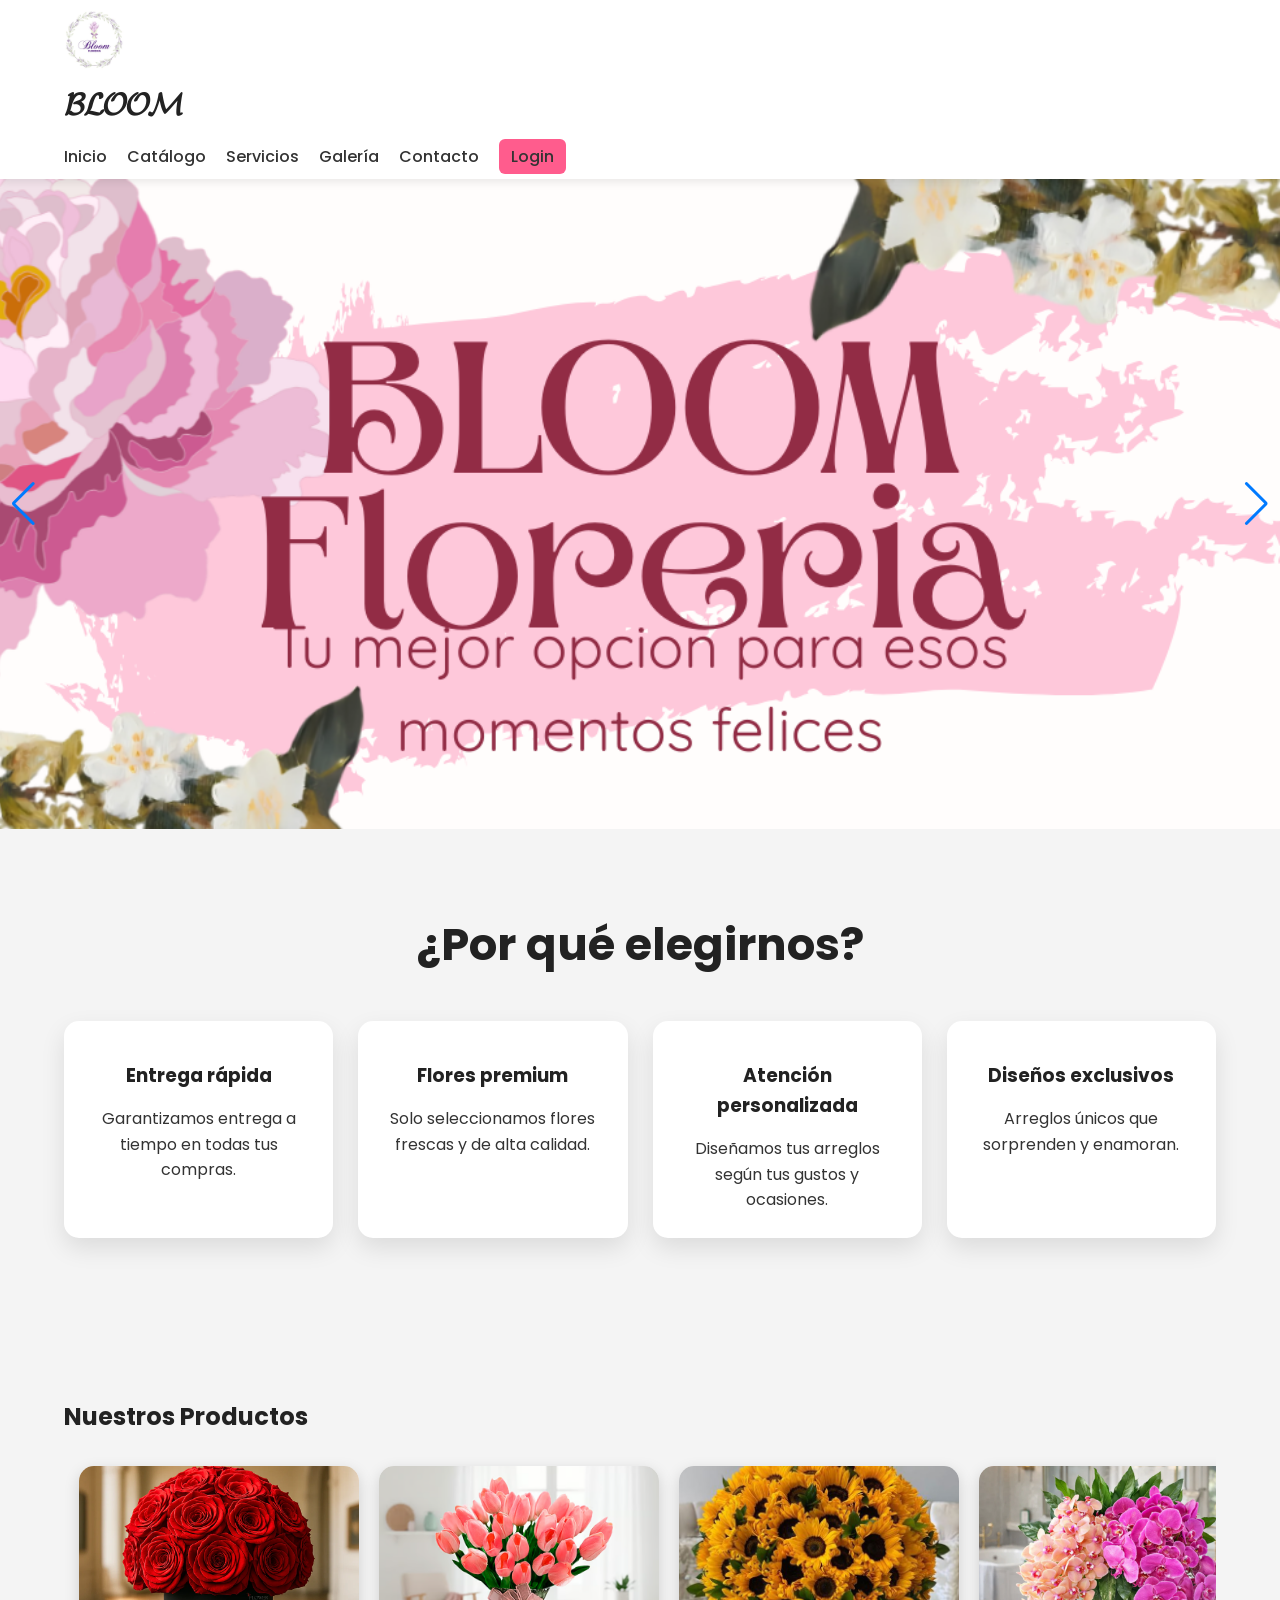
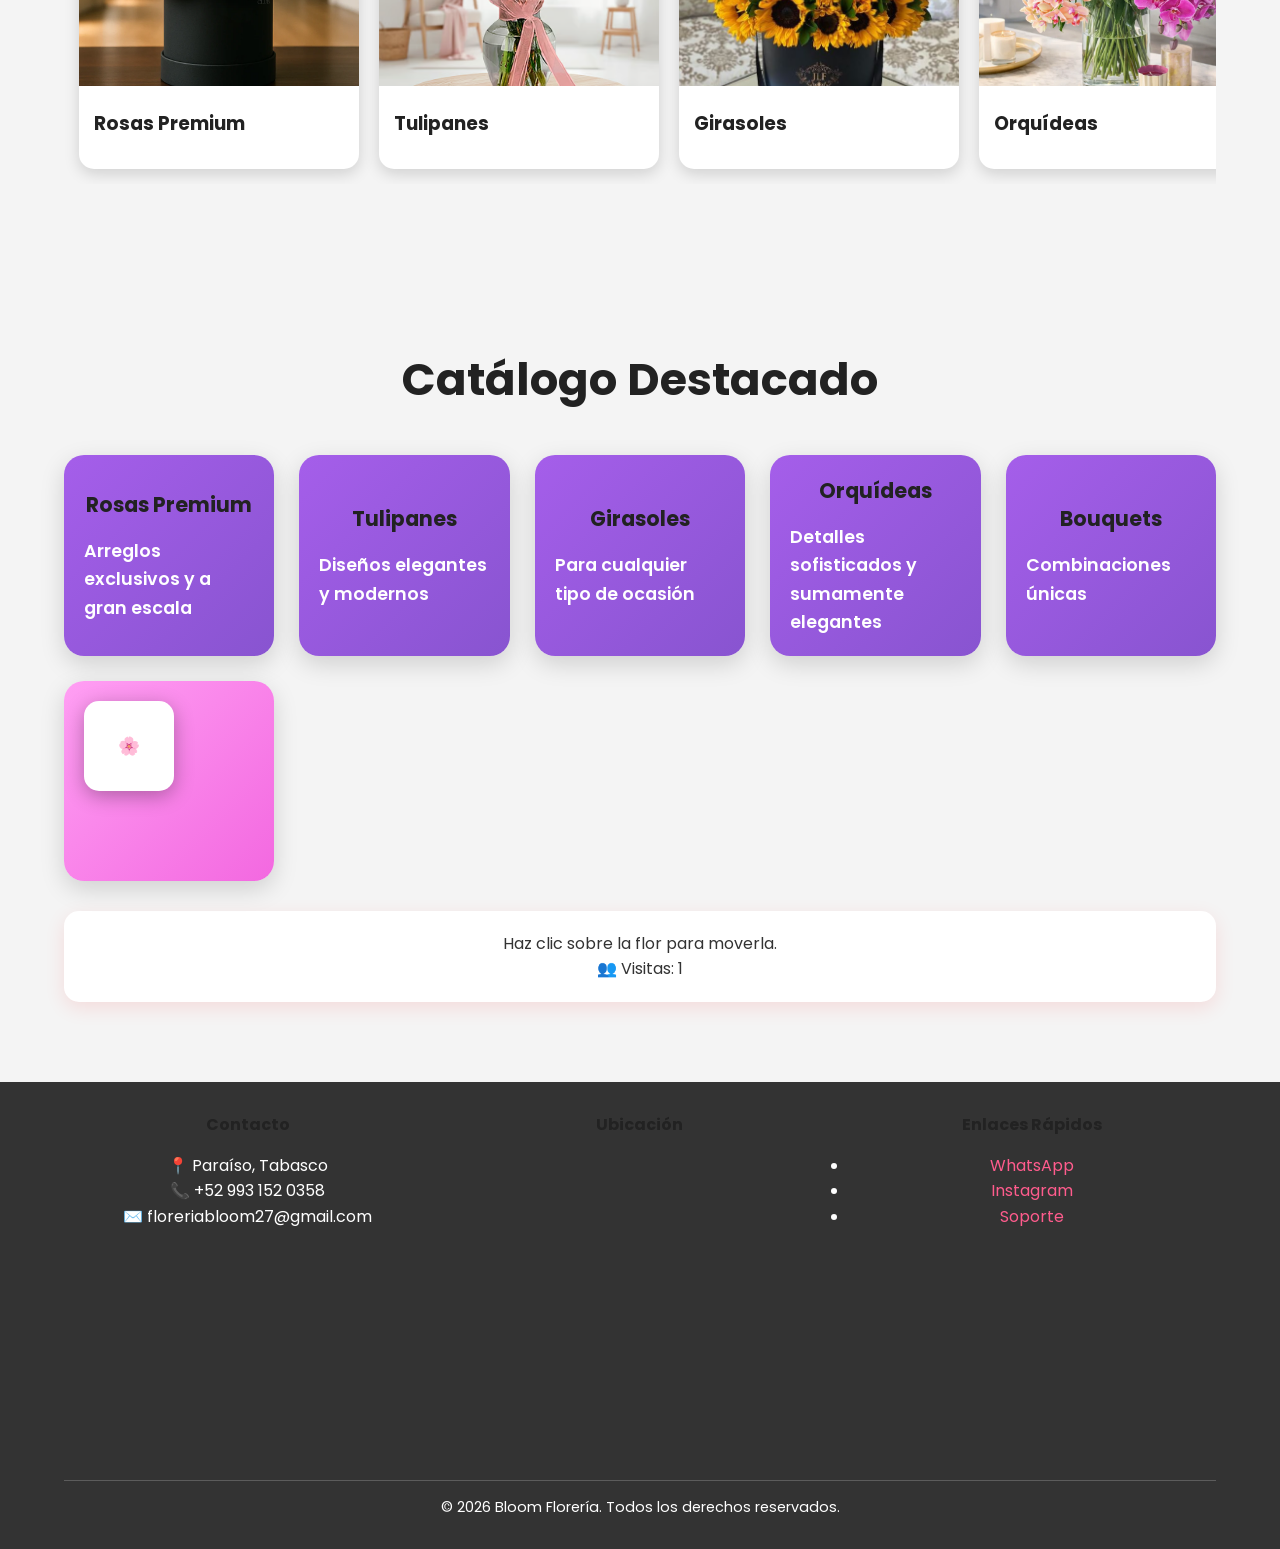
<file: index.html>
<!DOCTYPE html>
<html lang="es">
<head>
<meta charset="UTF-8">
<meta name="viewport" content="width=device-width, initial-scale=1.0">
<title>Florería Bloom</title>

<!-- Google Fonts -->
<link href="https://fonts.googleapis.com/css2?family=Poppins:wght@300;400;500;600;700&display=swap" rel="stylesheet">

<!-- Íconos -->
<link rel="stylesheet" href="https://cdn-uicons.flaticon.com/4.0.0/uicons-regular-straight/css/uicons-regular-straight.css">
<link rel="stylesheet" href="https://cdn-uicons.flaticon.com/4.0.0/uicons-regular-rounded/css/uicons-regular-rounded.css">

<!-- Swiper -->
<link rel="stylesheet" href="https://cdn.jsdelivr.net/npm/swiper@11/swiper-bundle.min.css" />

<!-- Estilos propios -->
<link rel="stylesheet" href="estilos_maquetacion.css">

</head>
<body>

<!-- HEADER -->
<header>
    <div class="container header-container">
        <div class="logo">
            <a href="index.html"><img src="img/logo.jpg" alt="Bloom"></a> <h1>𝓑𝓛𝓞𝓞𝓜</h1>
        </div>
        <nav>
            <ul class="nav-menu">
                <li><a href="index.html">Inicio</a></li>
                <li><a href="Catálogo.html">Catálogo</a></li>
                <li><a href="Servicios.html">Servicios</a></li>
                <li><a href="Galeria.html">Galería</a></li>
                <li><a href="https://wa.me/529331520358">Contacto</a></li>
                <li><a href="index2.html" class="btn-login">Login</a></li>
            </ul>
        </nav>
    </div>
</header>

<section class="banner-principal">

<div class="swiper bannerSwiper">

<div class="swiper-wrapper">

<div class="swiper-slide">
<img src="Banner/1.png" alt="">
</div>

<div class="swiper-slide">
<img src="Banner/2.png" alt="">
</div>

<div class="swiper-slide">
<img src="Banner/3.png" alt="">
</div>

<div class="swiper-slide">
<img src="Banner/4.png" alt="">
</div>

<div class="swiper-slide">
<img src="Banner/5.png" alt="">
</div>

<div class="swiper-slide">
<img src="Banner/6.png" alt="">
</div>

</div>

<div class="swiper-button-next"></div>
<div class="swiper-button-prev"></div>
<div class="swiper-pagination"></div>

</div>

</section>

<!-- SECCIÓN BENEFICIOS -->
<section class="beneficios container">
    <h2>¿Por qué elegirnos?</h2>
    <div class="beneficios-grid">
        <div class="beneficio">
            <i class="fi fi-rr-truck"></i>
            <h3>Entrega rápida</h3>
            <p>Garantizamos entrega a tiempo en todas tus compras.</p>
        </div>
        <div class="beneficio">
            <i class="fi fi-rr-diamond"></i>
            <h3>Flores premium</h3>
            <p>Solo seleccionamos flores frescas y de alta calidad.</p>
        </div>
        <div class="beneficio">
            <i class="fi fi-rr-user"></i>
            <h3>Atención personalizada</h3>
            <p>Diseñamos tus arreglos según tus gustos y ocasiones.</p>
        </div>
        <div class="beneficio">
            <i class="fi fi-rr-palette"></i>
            <h3>Diseños exclusivos</h3>
            <p>Arreglos únicos que sorprenden y enamoran.</p>
        </div>
    </div>
</section>
<section class="catalogo-slider container">

<h2>Nuestros Productos</h2>

<div class="catalogo-scroll">

<div class="producto">
<img src="img/1.webp">
<h3>Rosas Premium</h3>
</div>

<div class="producto">
<img src="img/2.avif">
<h3>Tulipanes</h3>
</div>

<div class="producto">
<img src="img/3.jpg">
<h3>Girasoles</h3>
</div>

<div class="producto">
<img src="img/4.webp">
<h3>Orquídeas</h3>
</div>

<div class="producto">
<img src="img/5.avif">
<h3>Lirios</h3>
</div>

<div class="producto">
<img src="img/6.webp">
<h3>Peonias</h3>
</div>

</div>

</section>

<!-- SECCIÓN CATÁLOGO (6 CUADROS) -->
<section class="catalogo container">
    <h2>Catálogo Destacado</h2>
    <div class="grid-bloom">
        <div class="box bloom1"><h3>Rosas Premium</h3><p>Arreglos exclusivos y a gran escala</p></div>
        <div class="box bloom2"><h3>Tulipanes</h3><p>Diseños elegantes y modernos</p></div>
        <div class="box bloom3"><h3>Girasoles</h3><p>Para cualquier tipo de ocasión</p></div>
        <div class="box bloom4"><h3>Orquídeas</h3><p>Detalles sofisticados y sumamente elegantes</p></div>
        <div class="box bloom5"><h3>Bouquets</h3><p>Combinaciones únicas</p></div>
        <div class="box bloom6" id="zonaInteractiva">
            <div id="cuadroMovil">🌸</div>
        </div>
    </div>
    <div class="panel-eventos">
        <p id="mensajeBloom">Haz clic sobre la flor para moverla.</p>
        <p id="contadorVisitas"></p>
    </div>
</section>

<!-- FOOTER -->
<footer>
    <div class="container footer-container">
        <div class="footer-grid">
            <div>
                <h4>Contacto</h4>
                <p>📍 Paraíso, Tabasco</p>
                <p>📞 +52 993 152 0358</p>
                <p>✉️ floreriabloom27@gmail.com</p>
            </div>
            <div>
                <h4>Ubicación</h4>
                <iframe src="https://www.google.com/maps/embed?pb=!4v1780968555544!6m8!1m7!1s4kp_Km50AlsK5ddTrXYOkQ!2m2!1d18.41325170777024!2d-93.20501983038324!3f150.2776558845898!4f-6.239445225303442!5f0.7820865974627469" width="400" height="300" style="border:0;" allowfullscreen="" loading="lazy" referrerpolicy="no-referrer-when-downgrade"></iframe>
            </div>
            <div>
                <h4>Enlaces Rápidos</h4>
                <ul>
                    <li><a href="https://wa.me/529331520358" target="_blank">WhatsApp</a></li>
                    <li><a href="https://www.instagram.com/bloom.flwrs_/?hl=es">Instagram</a></li>
                    <li><a href="https://wa.me/529332091623">Soporte</a></li>
                </ul>
            </div>
        </div>
        <p class="footer-bottom">&copy; 2026 Bloom Florería. Todos los derechos reservados.</p>
    </div>
</footer>

<!-- SCRIPTS -->
<script src="https://cdn.jsdelivr.net/npm/swiper@11/swiper-bundle.min.js"></script>
<script>
const cuadro = document.getElementById("cuadroMovil");
const zona = document.getElementById("zonaInteractiva");
const mensaje = document.getElementById("mensajeBloom");
let contadorClicks = 0;

if(cuadro){
    cuadro.addEventListener("click", ()=>{
        contadorClicks++;
        const maxX = zona.clientWidth - 100;
        const maxY = zona.clientHeight - 100;
        cuadro.style.left = (Math.random()*maxX) + "px";
        cuadro.style.top = (Math.random()*maxY) + "px";
        const colores = ["#ffffff","#ffeaa7","#55efc4","#74b9ff","#fd79a8","#fab1a0"];
        cuadro.style.background = colores[Math.floor(Math.random()*colores.length)];
        mensaje.innerHTML = "🌸 Interacciones: <strong>" + contadorClicks + "</strong>";
    });
}

// Contador visitas
let visitas = localStorage.getItem("visitas") || 0;
visitas++;
localStorage.setItem("visitas", visitas);
document.getElementById("contadorVisitas").innerHTML = "👥 Visitas: " + visitas;


// 👇 AQUÍ MISMO agregas Swiper
const swiper = new Swiper('.swiper', {
  loop: true,
  speed: 900,            
  grabCursor: true,       
  simulateTouch: true,  
  touchRatio: 1,         
  touchAngle: 45,       
  threshold: 5,           

  autoplay: {
    delay: 3500,
    disableOnInteraction: false, 
    pauseOnMouseEnter: true,
  },

  navigation: {
    nextEl: '.swiper-button-next',
    prevEl: '.swiper-button-prev',
  },

  effect: 'slide',
});
</script>
</body>
</html>
</file>
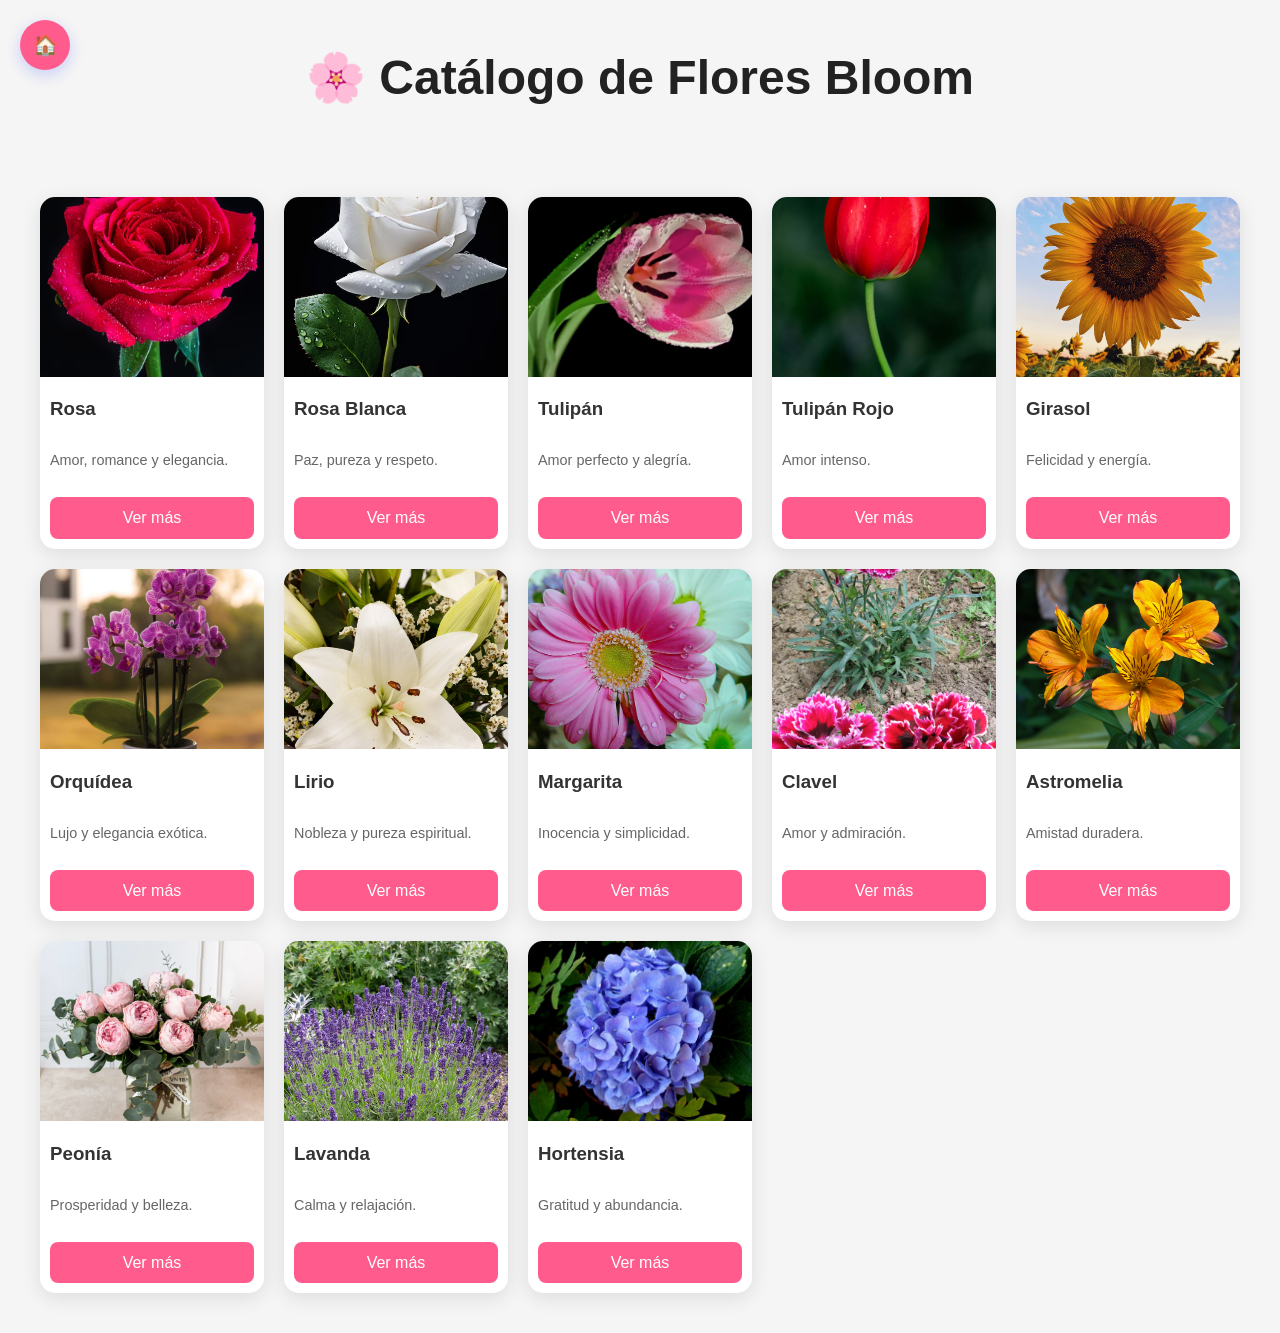
<file: Catálogo.html>
<!DOCTYPE html>
<html lang="es">
<head>
<meta charset="UTF-8">
<meta name="viewport" content="width=device-width, initial-scale=1.0">
<title>Catálogo de Flores - Bloom</title>
<a href="index.html" class="btn-flotante-volver">🏠</a>
<link rel="stylesheet" href="estilos_maquetacion.css">


<style>
 .btn-flotante-volver{
    position:fixed;
    top:20px;
    left:20px;
    width:50px;
    height:50px;
    background:#ff5c8d;
    color:white;
    display:flex;
    align-items:center;
    justify-content:center;
    border-radius:50%;
    font-size:20px;
    text-decoration:none;
    box-shadow:0 5px 15px rgba(19, 54, 255, 0.2);
    transition:.3s;
    z-index:999;
}

.btn-flotante-volver:hover{
    transform:scale(1.1);
}
body{
    background:#f5f5f5;
}

.titulo{
    text-align:center;
    font-size:3rem;
    margin:40px 0;
}

.catalogo-grid{
    display:grid;
    grid-template-columns:repeat(auto-fit,minmax(220px,1fr));
    gap:20px;
    padding:40px;
}

.flor{
    background:white;
    border-radius:15px;
    overflow:hidden;
    box-shadow:0 5px 20px rgba(0,0,0,.1);
    transition:.3s;
}

.flor:hover{
    transform:translateY(-8px);
}

.flor img{
    width:100%;
    height:180px;
    object-fit:cover;
}

.flor h3{
    padding:10px;
    color:#333;
}

.flor p{
    padding:0 10px 15px;
    font-size:.9rem;
    color:#666;
}

.btn{
    display:block;
    margin:10px;
    padding:8px;
    text-align:center;
    background:#ff5c8d;
    color:white;
    border-radius:8px;
    text-decoration:none;
}
</style>

</head>
<body>

<h1 class="titulo">🌸 Catálogo de Flores Bloom</h1>

<div class="catalogo-grid">

<!-- ROSAS -->
<div class="flor">
<img src="img/Rosa.avif">
<h3>Rosa</h3>
<p>Amor, romance y elegancia.</p>
<a class="btn" href="#">Ver más</a>
</div>

<div class="flor">
<img src="img/Rosa Blanca.avif">
<h3>Rosa Blanca</h3>
<p>Paz, pureza y respeto.</p>
<a class="btn" href="#">Ver más</a>
</div>

<!-- TULIPANES -->
<div class="flor">
<img src="img/Tulipan.webp">
<h3>Tulipán</h3>
<p>Amor perfecto y alegría.</p>
<a class="btn" href="#">Ver más</a>
</div>

<div class="flor">
<img src="img/Tulipan Rojo.avif">
<h3>Tulipán Rojo</h3>
<p>Amor intenso.</p>
<a class="btn" href="#">Ver más</a>
</div>

<!-- GIRASOLES -->
<div class="flor">
<img src="img/Girasol.webp">
<h3>Girasol</h3>
<p>Felicidad y energía.</p>
<a class="btn" href="#">Ver más</a>
</div>

<!-- ORQUÍDEAS -->
<div class="flor">
<img src="img/Orquidea.jpg">
<h3>Orquídea</h3>
<p>Lujo y elegancia exótica.</p>
<a class="btn" href="#">Ver más</a>
</div>

<!-- LIRIOS -->
<div class="flor">
<img src="img/Lirio.webp">
<h3>Lirio</h3>
<p>Nobleza y pureza espiritual.</p>
<a class="btn" href="#">Ver más</a>
</div>

<!-- MARGARITAS -->
<div class="flor">
<img src="img/Margarita.jpg">
<h3>Margarita</h3>
<p>Inocencia y simplicidad.</p>
<a class="btn" href="#">Ver más</a>
</div>

<!-- CLAVELES -->
<div class="flor">
<img src="img/Clavel.jpg">
<h3>Clavel</h3>
<p>Amor y admiración.</p>
<a class="btn" href="#">Ver más</a>
</div>

<!-- ASTROMELIAS -->
<div class="flor">
<img src="img/Astromelia.jpg">
<h3>Astromelia</h3>
<p>Amistad duradera.</p>
<a class="btn" href="#">Ver más</a>
</div>

<!-- PEONÍAS -->
<div class="flor">
<img src="img/Peonia.webp">
<h3>Peonía</h3>
<p>Prosperidad y belleza.</p>
<a class="btn" href="#">Ver más</a>
</div>

<!-- LAVANDA -->
<div class="flor">
<img src="img/Lavanda.jpg">
<h3>Lavanda</h3>
<p>Calma y relajación.</p>
<a class="btn" href="#">Ver más</a>
</div>

<!-- HORTENSIA -->
<div class="flor">
<img src="img/Hortensia.jpg">
<h3>Hortensia</h3>
<p>Gratitud y abundancia.</p>
<a class="btn" href="#">Ver más</a>
</div>

</div>

</body>
</html>
</file>
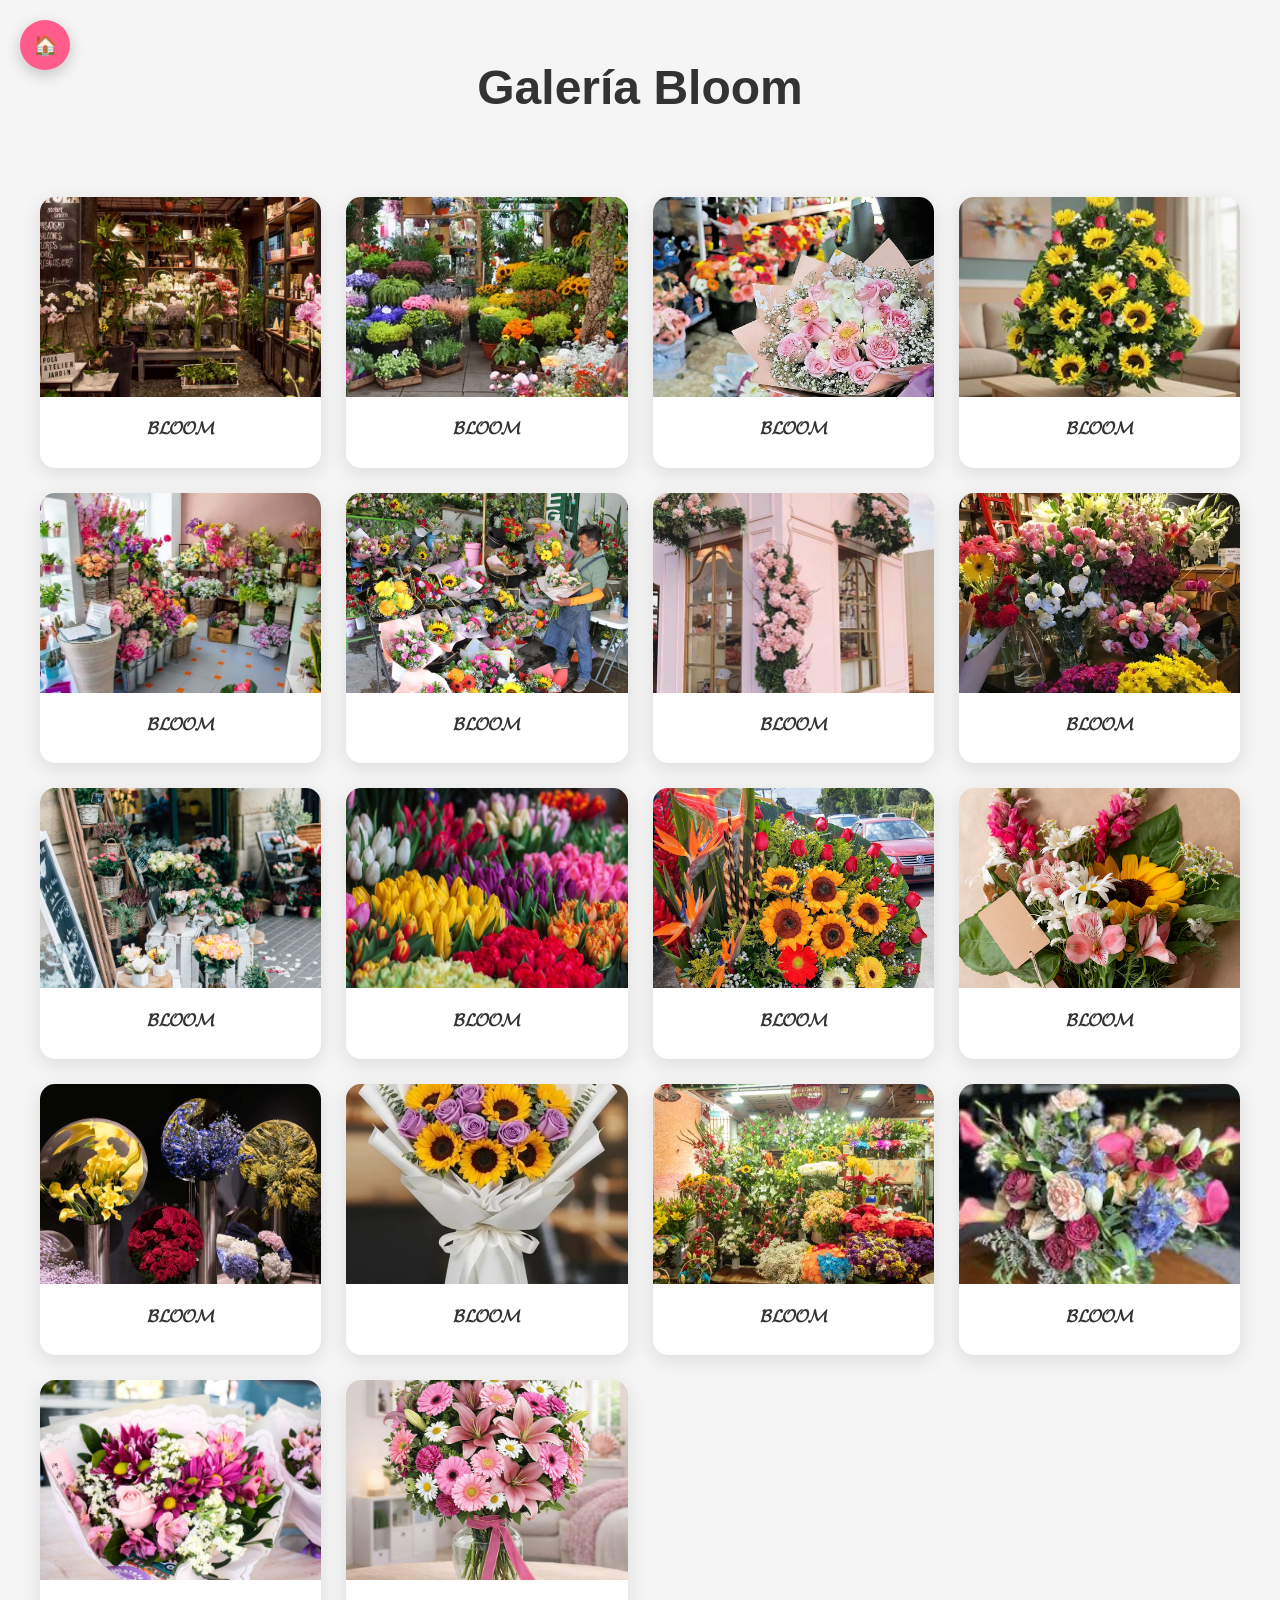
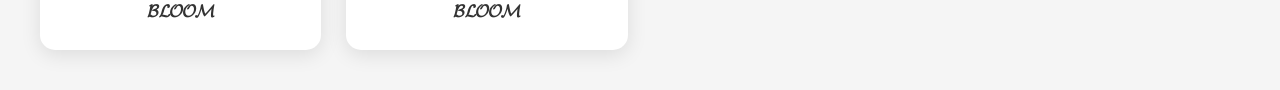
<file: Galeria.html>
<!DOCTYPE html>
<html lang="es">
<head>
<meta charset="UTF-8">
<meta name="viewport" content="width=device-width, initial-scale=1.0">
<title>Galería - Bloom Florería</title>

<link rel="stylesheet" href="estilos_maquetacion.css">

<style>

body{
    background:#f5f5f5;
    font-family:'Poppins', sans-serif;
}

/* TITULO */
.titulo{
    text-align:center;
    font-size:3rem;
    margin:50px 0 30px;
    color:#333;
}

/* GRID */
.galeria-grid{
    display:grid;
    grid-template-columns:repeat(auto-fit,minmax(250px,1fr));
    gap:25px;
    padding:40px;
}

/* TARJETAS */
.foto{
    background:white;
    border-radius:15px;
    overflow:hidden;
    box-shadow:0 5px 20px rgba(0,0,0,.1);
    transition:.3s;
    position:relative;
    cursor:pointer;
}

.foto:hover{
    transform:translateY(-8px);
}

/* IMAGEN */
.foto img{
    width:100%;
    height:200px;
    object-fit:cover;
    transition:.3s;
}

/* EFECTO HOVER */
.foto:hover img{
    transform:scale(1.1);
}

/* TEXTO */
.foto h3{
    padding:10px;
    text-align:center;
    color:#333;
    font-size:1.1rem;
}

/* BOTÓN VOLVER */
.btn-flotante-volver{
    position:fixed;
    top:20px;
    left:20px;
    width:50px;
    height:50px;
    background:#ff5c8d;
    color:white;
    display:flex;
    align-items:center;
    justify-content:center;
    border-radius:50%;
    font-size:20px;
    text-decoration:none;
    box-shadow:0 5px 15px rgba(0,0,0,.2);
    transition:.3s;
    z-index:999;
}

.btn-flotante-volver:hover{
    transform:scale(1.1);
    background:#e84370;
}

/* LIGHTBOX */
.lightbox{
    position:fixed;
    top:0;
    left:0;
    width:100%;
    height:100%;
    background:rgba(0,0,0,.85);
    display:none;
    justify-content:center;
    align-items:center;
    z-index:1000;
}

.lightbox img{
    max-width:90%;
    max-height:90%;
    border-radius:10px;
}

.lightbox.show{
    display:flex;
}

</style>

</head>
<body>

<h1 class="titulo">Galería Bloom</h1>

<a href="index.html" class="btn-flotante-volver">🏠</a>

<div class="galeria-grid">

<div class="foto">
<img src="img/B1.jpg" alt="">
<h3>𝓑𝓛𝓞𝓞𝓜</h3>
</div>

<div class="foto">
<img src="img/B2.webp" alt="">
<h3>𝓑𝓛𝓞𝓞𝓜</h3>
</div>

<div class="foto">
<img src="img/B3.webp" alt="">
<h3>𝓑𝓛𝓞𝓞𝓜</h3>
</div>

<div class="foto">
<img src="img/B11.jpg" alt="">
<h3>𝓑𝓛𝓞𝓞𝓜</h3>
</div>

<div class="foto">
<img src="img/B4.avif" alt="">
<h3>𝓑𝓛𝓞𝓞𝓜</h3>
</div>

<div class="foto">
<img src="img/B5.jpeg" alt="">
<h3>𝓑𝓛𝓞𝓞𝓜</h3>
</div>

<div class="foto">
<img src="img/B6.jpg" alt="">
<h3>𝓑𝓛𝓞𝓞𝓜</h3>
</div>

<div class="foto">
<img src="img/B7.webp" alt="">
<h3>𝓑𝓛𝓞𝓞𝓜</h3>
</div>

<div class="foto">
<img src="img/B8.avif" alt="">
<h3>𝓑𝓛𝓞𝓞𝓜</h3>
</div>

<div class="foto">
<img src="img/B9.avif" alt="">
<h3>𝓑𝓛𝓞𝓞𝓜</h3>
</div>

<div class="foto">
<img src="img/B10.jpg" alt="">
<h3>𝓑𝓛𝓞𝓞𝓜</h3>
</div>

<div class="foto">
<img src="img/B12.avif" alt="">
<h3>𝓑𝓛𝓞𝓞𝓜</h3>
</div>

<div class="foto">
<img src="img/B13.jpg" alt="">
<h3>𝓑𝓛𝓞𝓞𝓜</h3>
</div>

<div class="foto">
<img src="img/B14.webp" alt="">
<h3>𝓑𝓛𝓞𝓞𝓜</h3>
</div>

<div class="foto">
<img src="img/B15.jpg" alt="">
<h3>𝓑𝓛𝓞𝓞𝓜</h3>
</div>

<div class="foto">
<img src="img/B16.jpg" alt="">
<h3>𝓑𝓛𝓞𝓞𝓜</h3>
</div>

<div class="foto">
<img src="img/B17.jpg" alt="">
<h3>𝓑𝓛𝓞𝓞𝓜</h3>
</div>

<div class="foto">
<img src="img/B18.avif" alt="">
<h3>𝓑𝓛𝓞𝓞𝓜</h3>
</div>

</div>

<!-- LIGHTBOX -->
<div class="lightbox" id="lightbox">
    <img id="lightbox-img">
</div>

<script>
const fotos = document.querySelectorAll(".foto img");
const lightbox = document.getElementById("lightbox");
const lightboxImg = document.getElementById("lightbox-img");

fotos.forEach(img => {
    img.addEventListener("click", () => {
        lightbox.classList.add("show");
        lightboxImg.src = img.src;
    });
});

lightbox.addEventListener("click", () => {
    lightbox.classList.remove("show");
});
</script>

</body>
</html>
</file>
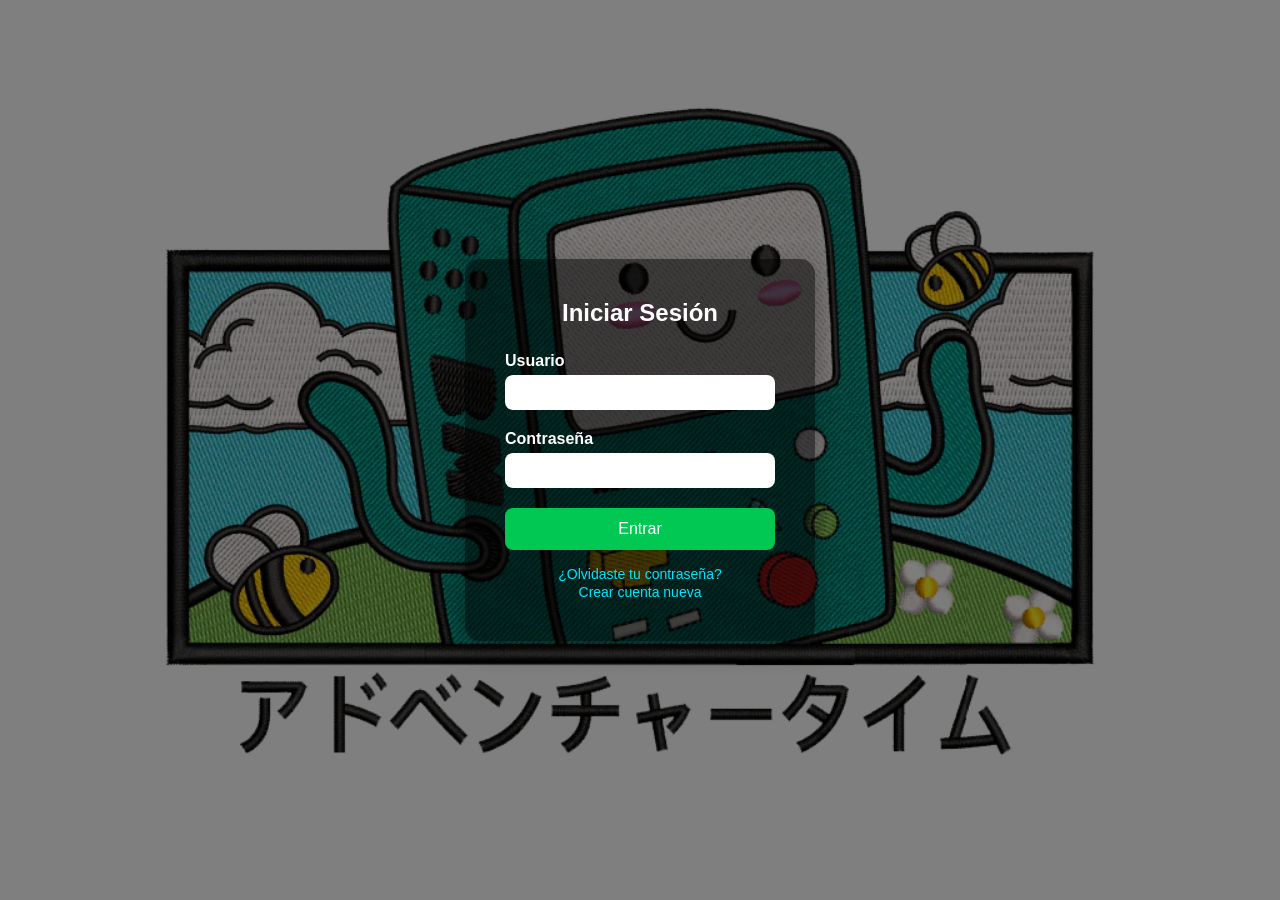
<file: index2.html>
<!DOCTYPE html>
<html lang="es">
<head>
  <meta charset="UTF-8" />
  <meta name="viewport" content="width=device-width, initial-scale=1.0"/>
  <title>Iniciar Sesión</title>
<link rel="stylesheet" href="style.css">
</head>
<body>
  <div class="login-box">
    <h2>Iniciar Sesión</h2>
    <form action="#" method="post" id="formularioLogin">
      <label for="usuario">Usuario</label>
      <input type="text" id="usuario" name="usuario" required />

      <label for="contrasena">Contraseña</label>
      <input type="password" id="contrasena" name="contrasena" required />

      <input type="submit" value="Entrar" />
    </form>
    <div class="extra">
      <p><a href="#">¿Olvidaste tu contraseña?</a></p>
      <p><a href="#">Crear cuenta nueva</a></p>
    </div>
  </div>
  <script type="text/javascript" src="login.js"></script>
</body>
</html>
</file>
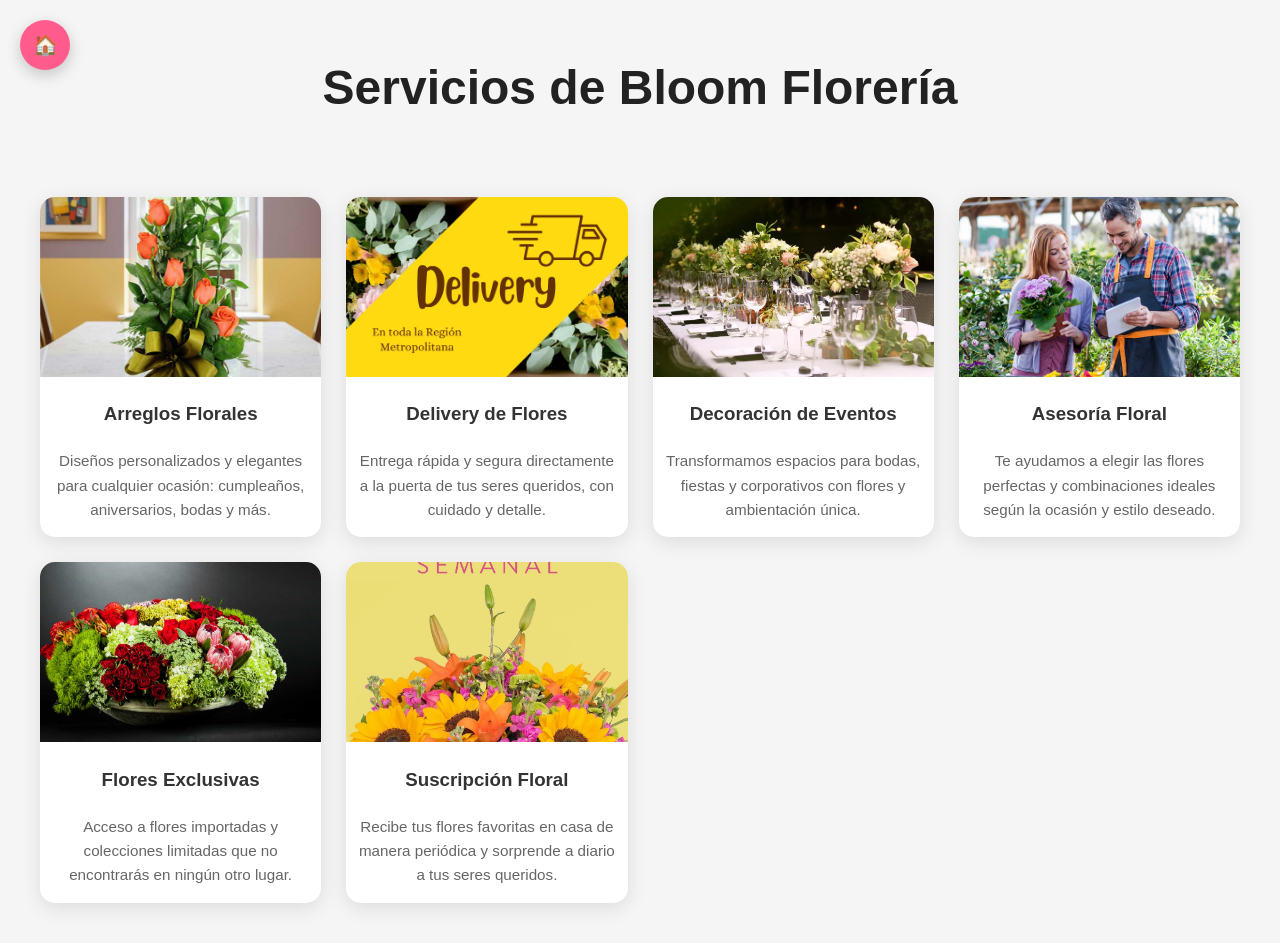
<file: Servicios.html>
<!DOCTYPE html>
<html lang="es">
<head>
<meta charset="UTF-8">
<meta name="viewport" content="width=device-width, initial-scale=1.0">
<title>Servicios - Bloom Florería</title>

<link rel="stylesheet" href="estilos_maquetacion.css">

<style>
body{
    background:#f5f5f5;
    font-family:'Poppins', sans-serif;
}

.titulo{
    text-align:center;
    font-size:3rem;
    margin:50px 0 30px;
}

.servicios-grid{
    display:grid;
    grid-template-columns:repeat(auto-fit,minmax(250px,1fr));
    gap:25px;
    padding:40px;
}

.servicio{
    background:white;
    border-radius:15px;
    overflow:hidden;
    box-shadow:0 5px 20px rgba(0,0,0,.1);
    transition:.3s;
    text-align:center;
}

.servicio:hover{
    transform:translateY(-8px);
}

.servicio img{
    width:100%;
    height:180px;
    object-fit:cover;
}

.servicio h3{
    padding:15px 10px 5px;
    color:#333;
}

.servicio p{
    padding:0 10px 15px;
    color:#666;
    font-size:.95rem;
}

.btn-flotante-volver{
    position:fixed;
    top:20px;
    left:20px;
    width:50px;
    height:50px;
    background:#ff5c8d;
    color:white;
    display:flex;
    align-items:center;
    justify-content:center;
    border-radius:50%;
    font-size:20px;
    text-decoration:none;
    box-shadow:0 5px 15px rgba(0,0,0,.2);
    transition:.3s;
    z-index:999;
}

.btn-flotante-volver:hover{
    transform:scale(1.1);
    background:#e84370;
}
</style>

</head>
<body>

<h1 class="titulo">Servicios de Bloom Florería</h1>

<a href="index.html" class="btn-flotante-volver">🏠</a>

<div class="servicios-grid">

<div class="servicio">
<img src="img/Arreglos.jpg" alt="Arreglos Florales">
<h3>Arreglos Florales</h3>
<p>Diseños personalizados y elegantes para cualquier ocasión: cumpleaños, aniversarios, bodas y más.</p>
</div>

<div class="servicio">
<img src="img/delivery.webp" alt="Delivery de Flores">
<h3>Delivery de Flores</h3>
<p>Entrega rápida y segura directamente a la puerta de tus seres queridos, con cuidado y detalle.</p>
</div>

<div class="servicio">
<img src="img/Eventos.webp" alt="Decoración de Eventos">
<h3>Decoración de Eventos</h3>
<p>Transformamos espacios para bodas, fiestas y corporativos con flores y ambientación única.</p>
</div>

<div class="servicio">
<img src="img/Asesoria.jpg" alt="Asesoría Floral">
<h3>Asesoría Floral</h3>
<p>Te ayudamos a elegir las flores perfectas y combinaciones ideales según la ocasión y estilo deseado.</p>
</div>

<div class="servicio">
<img src="img/exclusivo.jpg" alt="Flores Exclusivas">
<h3>Flores Exclusivas</h3>
<p>Acceso a flores importadas y colecciones limitadas que no encontrarás en ningún otro lugar.</p>
</div>

<div class="servicio">
<img src="img/Sub.webp" alt="Suscripción Floral">
<h3>Suscripción Floral</h3>
<p>Recibe tus flores favoritas en casa de manera periódica y sorprende a diario a tus seres queridos.</p>
</div>
</div>
</body>
</html>
</file>
<file: estilos_maquetacion.css>
/* RESET */
*{margin:0;padding:0;box-sizing:border-box;font-family:'Poppins',sans-serif;}
body{background:#f4f4f4;color:#333;line-height:1.6;}
.container{width:90%;max-width:1200px;margin:0 auto;}
h1,h2,h3,h4{margin-bottom:15px;color:#222;}

/* HEADER */
header{background:#fff;box-shadow:0 2px 10px rgba(0,0,0,.1);position:sticky;top:0;z-index:999;padding:10px 0;}
header .logo img{height:60px;}
.nav-menu{list-style:none;display:flex;gap:20px;align-items:center;}
.nav-menu li a{text-decoration:none;color:#333;font-weight:500;transition:.3s;}
.nav-menu li a:hover{color:#ff5c8d;}
.btn-login{padding:6px 12px;background:#ff5c8d;color:#fff;border-radius:6px;}
.btn-login:hover{opacity:.9;}
.banner-principal{
    width:100%;
    height:650px;
}

.bannerSwiper{
    width:100%;
    height:100%;
}

.bannerSwiper img{
    width:100%;
    height:100%;
    object-fit:cover;
}

/* HERO */
.hero{height:80vh;background:url('Banner/1.png') center/cover no-repeat;display:flex;align-items:center;justify-content:center;position:relative;color:#fff;text-align:center;}
.hero-overlay{position:absolute;top:0;left:0;width:100%;height:100%;background:rgba(0,0,0,.35);}
.hero-content{position:relative;max-width:700px;}
.btn-principal{display:inline-block;padding:12px 30px;background:#ff5c8d;color:#fff;border-radius:10px;margin-top:20px;text-decoration:none;transition:.3s;}
.btn-principal:hover{background:#ff3b70;}

/* BENEFICIOS */
.beneficios{padding:80px 0;text-align:center;}
.beneficios h2{font-size:2.8rem;margin-bottom:40px;}
.beneficios-grid{display:grid;grid-template-columns:repeat(auto-fit,minmax(220px,1fr));gap:25px;}
.beneficio{background:#fff;padding:25px;border-radius:15px;box-shadow:0 10px 25px rgba(0,0,0,.1);transition:.4s;}
.beneficio:hover{transform:translateY(-8px);}
.beneficio i{font-size:40px;color:#ff5c8d;margin-bottom:15px;display:block;}

.catalogo-slider{
    margin:80px auto;
}

.catalogo-scroll{
    display:flex;
    gap:20px;
    overflow-x:auto;
    scroll-behavior:smooth;
    padding:15px;
}

.catalogo-scroll::-webkit-scrollbar{
    height:10px;
}

.catalogo-scroll::-webkit-scrollbar-thumb{
    background:#ff5c8d;
    border-radius:10px;
}

.producto{
    min-width:280px;
    background:white;
    border-radius:15px;
    overflow:hidden;
    box-shadow:0 5px 15px rgba(0,0,0,.15);
}

.producto img{
    width:100%;
    height:220px;
    object-fit:cover;
}

.producto h3{
    padding:15px;
}

/* CATALOGO 6 CUADROS */
.catalogo{padding:80px 0;}
.catalogo h2{text-align:center;font-size:2.8rem;margin-bottom:40px;}
.grid-bloom{display:grid;grid-template-columns:repeat(auto-fit,minmax(180px,1fr));gap:25px;position:relative;}
.box{min-height:200px;border-radius:20px;color:white;padding:20px;display:flex;flex-direction:column;align-items:center;justify-content:center;font-weight:600;font-size:1.1rem;position:relative;overflow:hidden;cursor:pointer;transition:.4s;box-shadow:0 8px 25px rgba(0,0,0,.15);}
.box:hover{transform:translateY(-8px);}
.bloom1{background:linear-gradient(135deg,#a55eea,#8854d0);}
.bloom2{background:linear-gradient(135deg,#a55eea,#8854d0);}
.bloom3{background:linear-gradient(135deg,#a55eea,#8854d0);}
.bloom4{background:linear-gradient(135deg,#a55eea,#8854d0);}
.bloom5{background:linear-gradient(135deg,#a55eea,#8854d0);}
.bloom6{background:linear-gradient(135deg,#ff9ff3,#f368e0);position:relative;}
#cuadroMovil{position:absolute;width:90px;height:90px;background:white;color:#e84393;border-radius:15px;display:flex;align-items:center;justify-content:center;font-weight:bold;left:20px;top:20px;cursor:pointer;transition:.6s;box-shadow:0 5px 20px rgba(0,0,0,.3);}
.panel-eventos{margin-top:30px;background:#fff;padding:20px;border-radius:15px;color:#333;text-align:center;box-shadow:0 6px 20px rgba(255, 0, 0, 0.1);}

/* FOOTER */
footer{background:#333;color:#fff;padding:30px 0;text-align:center;}
footer a{color:#ff5c8d;text-decoration:none;}
.footer-grid{display:grid;grid-template-columns:repeat(auto-fit,minmax(220px,1fr));gap:25px;margin-bottom:20px;}
.footer-bottom{border-top:1px solid rgba(255,255,255,.2);padding-top:15px;font-size:.9rem;}

/* MEDIA QUERIES */
@media(max-width:900px){.nav-menu{flex-direction:column;gap:10px;}.hero{height:60vh;}.beneficios-grid{grid-template-columns:1fr;}.grid-bloom{grid-template-columns:1fr;}}
</file>
<file: style.css>
* {
      box-sizing: border-box;
      margin: 0;
      padding: 0;
    }

    body {
      font-family: 'Segoe UI', Tahoma, Geneva, Verdana, sans-serif;
      height: 100vh;
      background: url('REGA.png') 
        no-repeat center center fixed;
      background-size: cover;
      position: relative;
    }

    body::before {
      content: "";
      position: absolute;
      top: 0;
      left: 0;
      height: 100%;
      width: 100%;
      background-color: rgba(0, 0, 0, 0.5);
      z-index: 0;
    }

    .login-box {
      position: relative;
      z-index: 1;
      background: url('https://images.unsplash.com/photo-1601597111158-3e37d4c1887c?auto=format&fit=crop&w=400&q=80') no-repeat center;
      background-size: cover;
      padding: 40px;
      border-radius: 15px;
      box-shadow: 0 10px 25px rgba(0, 0, 0, 0.3);
      width: 100%;
      max-width: 350px;
      margin: auto;
      top: 50%;
      transform: translateY(-50%);
      color: white;
    }

    .login-box::before {
      /* Capa semitransparente sobre la imagen del cuadro */
      content: "";
      position: absolute;
      top: 0;
      left: 0;
      height: 100%;
      width: 100%;
      background-color: rgba(0, 0, 0, 0.5); /* Oscurece la imagen del cuadro */
      border-radius: 15px;
      z-index: -1;
    }

    .login-box h2 {
      text-align: center;
      margin-bottom: 25px;
      color: #fff;
    }

    .login-box label {
      display: block;
      margin-bottom: 5px;
      font-weight: bold;
      color: #fff;
    }

    .login-box input[type="text"],
    .login-box input[type="password"] {
      width: 100%;
      padding: 10px;
      margin-bottom: 20px;
      border: none;
      border-radius: 8px;
      outline: none;
    }

    .login-box input[type="submit"] {
      width: 100%;
      padding: 12px;
      background-color: #00c853;
      color: white;
      border: none;
      border-radius: 8px;
      font-size: 16px;
      cursor: pointer;
    }

    .login-box .extra {
      text-align: center;
      margin-top: 15px;
    }

    .login-box .extra a {
      text-decoration: none;
      color: #00e5ff;
      font-size: 14px;
    }

    .login-box .extra a:hover {
      text-decoration: underline;
    }
</file>
